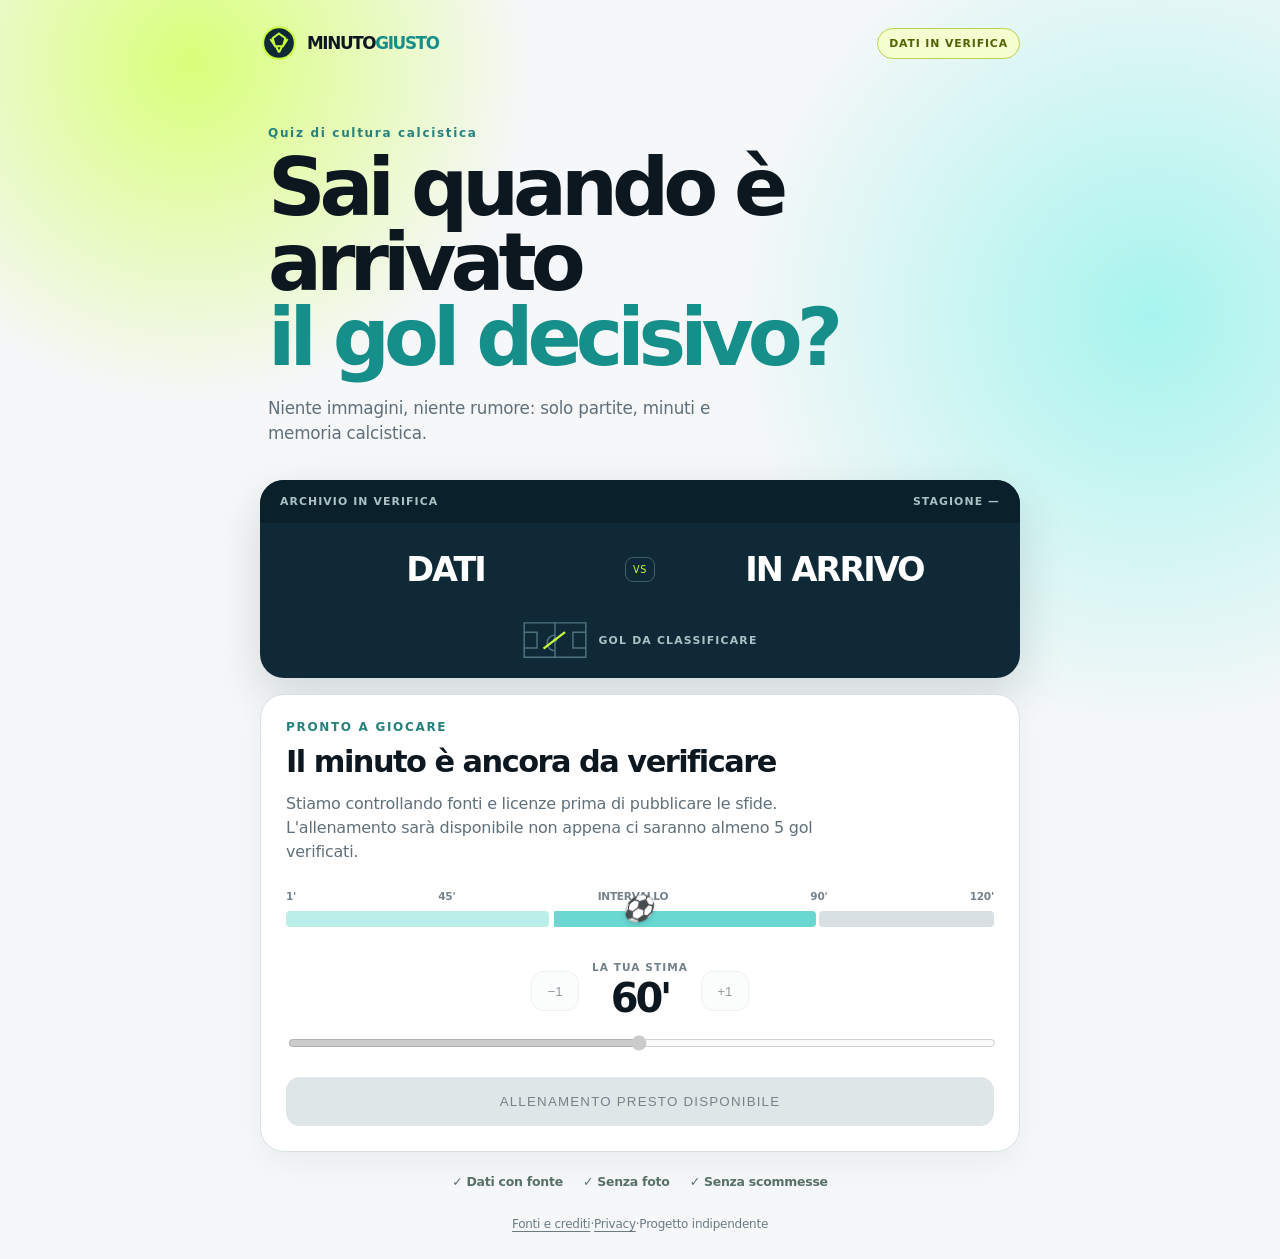
<file: index.html>
<!doctype html>
<html lang="it">
<head>
  <meta charset="utf-8">
  <meta name="viewport" content="width=device-width, initial-scale=1">
  <meta name="description" content="Quiz sul minuto dei gol: dati verificati, nessuna immagine protetta.">
  <title>Minuto Giusto — Quiz calcio</title>
  <link rel="stylesheet" href="style.css">
</head>
<body>
  <main class="app-shell">
    <header class="topbar">
      <a class="brand" href="/" aria-label="Minuto Giusto, pagina iniziale">
        <svg class="brand-ball" viewBox="0 0 48 48" aria-hidden="true"><circle cx="24" cy="24" r="20"/><path d="M24 12l8 6-3 10h-10l-3-10zM13 19l6 9m16-9-6 9m-9 0 4 8m4-8-4 8"/></svg>
        <span><b>MINUTO</b><em>GIUSTO</em></span>
      </a>
      <span id="data-status" class="status-pill">VERIFICA DATI</span>
    </header>
    <section class="hero" aria-labelledby="hero-title">
      <p class="kicker">Quiz di cultura calcistica</p>
      <h1 id="hero-title">Sai quando è arrivato<br><span>il gol decisivo?</span></h1>
      <p class="hero-copy">Niente immagini, niente rumore: solo partite, minuti e memoria calcistica.</p>
    </section>
    <section class="scoreboard" aria-label="Tabellone della partita">
      <div class="scoreboard-top"><span id="competition">ARCHIVIO IN VERIFICA</span><span id="season">STAGIONE —</span></div>
      <div class="teams"><strong id="home-team">DATI</strong><span class="versus">VS</span><strong id="away-team">IN ARRIVO</strong></div>
      <div class="goal-type"><svg viewBox="0 0 92 56" role="img" aria-label="Campo astratto"><path d="M3 4h86v48H3zM46 4v48M3 17h18v22H3m86-22H71v22h18M46 21a11 11 0 1 0 0 22"/><circle cx="46" cy="28" r="2"/><path class="shot" d="M30 40 60 17"/></svg><span id="goal-kind">GOL DA CLASSIFICARE</span></div>
    </section>
    <section class="round-card" aria-labelledby="round-title">
      <div class="round-heading"><p id="round-label">PRONTO A GIOCARE</p><h2 id="round-title">Il minuto è ancora da verificare</h2></div>
      <p id="game-message" class="game-message">Stiamo controllando fonti e licenze prima di pubblicare le sfide. L'allenamento sarà disponibile non appena ci saranno almeno 5 gol verificati.</p>
      <div class="timeline" aria-label="Linea del tempo della partita"><div class="timeline-labels"><span>1'</span><span>45'</span><span>INTERVALLO</span><span>90'</span><span>120'</span></div><div class="timeline-track"><span class="half first"></span><span class="half second"></span><span class="half extra"></span><i class="break break-one"></i><i class="break break-two"></i><i class="ball-marker" id="ball-marker" aria-hidden="true">⚽</i></div></div>
      <div class="minute-control"><button id="minus-minute" class="step-button" type="button" aria-label="Riduci di un minuto" disabled>−1</button><label for="minute-range"><span>LA TUA STIMA</span><output id="minute-output" for="minute-range">60'</output></label><button id="plus-minute" class="step-button" type="button" aria-label="Aumenta di un minuto" disabled>+1</button></div>
      <input id="minute-range" type="range" min="1" max="120" value="60" disabled aria-label="Minuto stimato">
      <button id="primary-action" class="primary-action" type="button" disabled>DATI IN VERIFICA</button>
    </section>
    <section class="trust-row" aria-label="Principi del sito"><span>✓ Dati con fonte</span><span>✓ Senza foto</span><span>✓ Senza scommesse</span></section>
  </main>
  <footer><a href="fonti-e-crediti.html">Fonti e crediti</a><span>·</span><a href="privacy.html">Privacy</a><span>·</span><span>Progetto indipendente</span></footer>
  <script src="data/goals.js"></script><script src="script.js"></script>
</body>
</html>
</file>
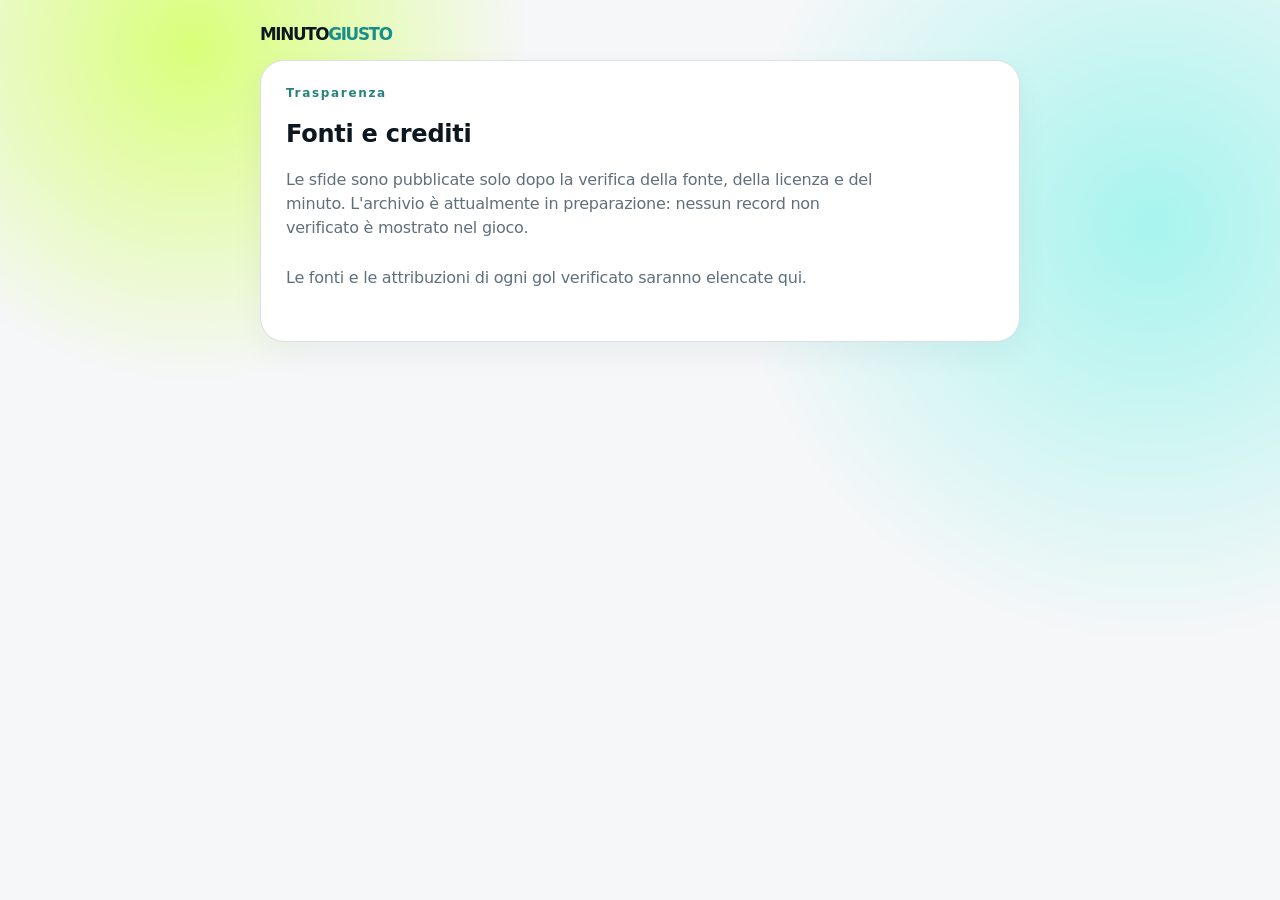
<file: fonti-e-crediti.html>
<!doctype html><html lang="it"><meta charset="utf-8"><meta name="viewport" content="width=device-width,initial-scale=1"><title>Fonti e crediti — Minuto Giusto</title><link rel="stylesheet" href="style.css"><main class="app-shell"><header class="topbar"><a class="brand" href="/"><span>MINUTO<em>GIUSTO</em></span></a></header><section class="round-card"><p class="kicker">Trasparenza</p><h1>Fonti e crediti</h1><p class="game-message">Le sfide sono pubblicate solo dopo la verifica della fonte, della licenza e del minuto. L'archivio è attualmente in preparazione: nessun record non verificato è mostrato nel gioco.</p><p class="game-message">Le fonti e le attribuzioni di ogni gol verificato saranno elencate qui.</p></section></main></html>
</file>
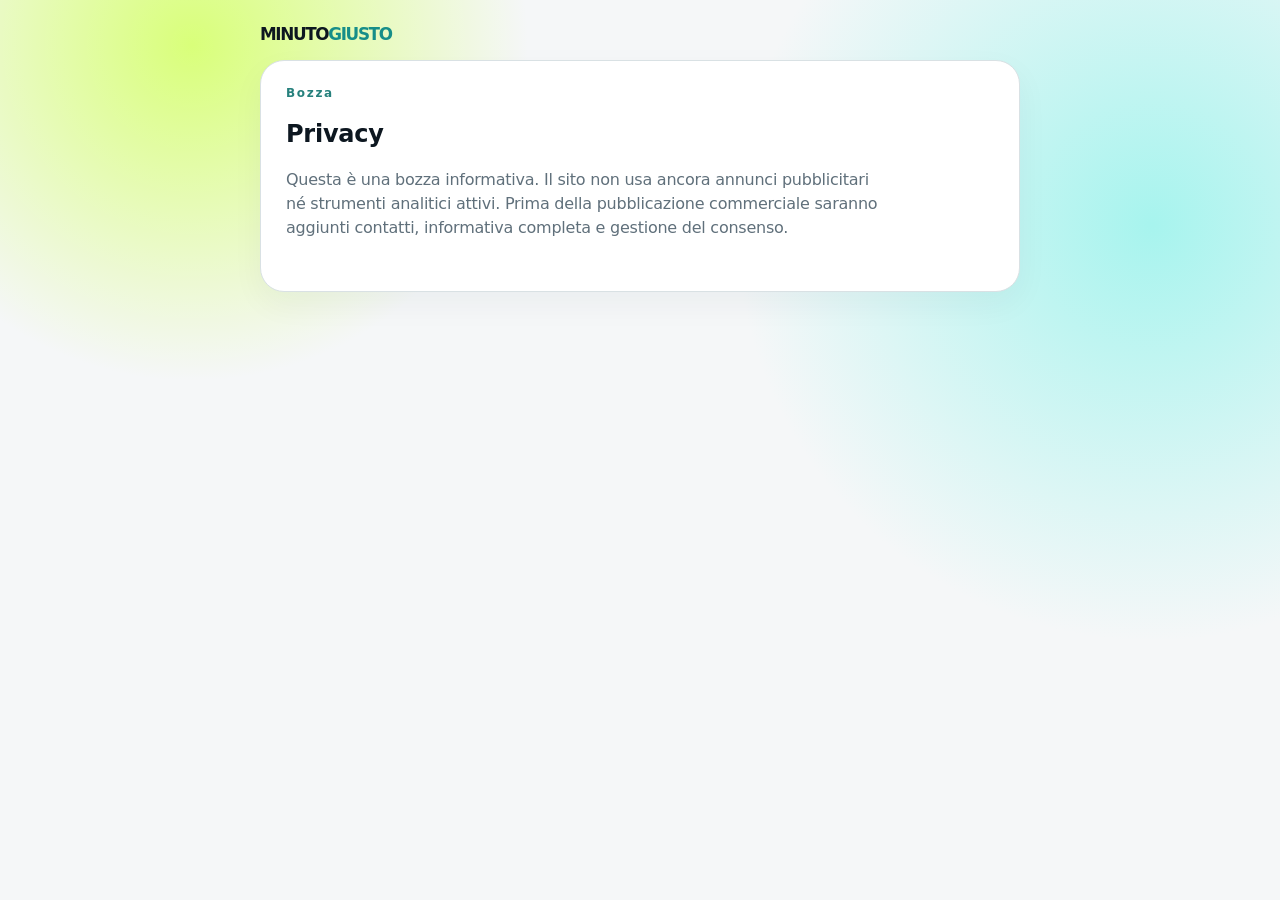
<file: privacy.html>
<!doctype html><html lang="it"><meta charset="utf-8"><meta name="viewport" content="width=device-width,initial-scale=1"><title>Privacy — Minuto Giusto</title><link rel="stylesheet" href="style.css"><main class="app-shell"><header class="topbar"><a class="brand" href="/"><span>MINUTO<em>GIUSTO</em></span></a></header><section class="round-card"><p class="kicker">Bozza</p><h1>Privacy</h1><p class="game-message">Questa è una bozza informativa. Il sito non usa ancora annunci pubblicitari né strumenti analitici attivi. Prima della pubblicazione commerciale saranno aggiunti contatti, informativa completa e gestione del consenso.</p></section></main></html>
</file>
<file: style.css>
:root{--ink:#0d1720;--paper:#f5f7f8;--card:#fff;--lime:#c9ff3d;--muted:#60707b;--line:#d9e1e4;--navy:#102936}*{box-sizing:border-box}body{min-height:100svh;margin:0;color:var(--ink);font-family:Inter,ui-sans-serif,system-ui,-apple-system,"Segoe UI",sans-serif;background:radial-gradient(circle at 15% 5%,#d9ff7a 0,transparent 21rem),radial-gradient(circle at 90% 25%,#a7f4ee 0,transparent 26rem),var(--paper);letter-spacing:-.015em}.app-shell{width:min(100% - 32px,760px);margin:0 auto;padding:24px 0 28px}.topbar{display:flex;align-items:center;justify-content:space-between}.brand{display:flex;align-items:center;gap:9px;color:var(--ink);font-size:1.05rem;font-weight:900;letter-spacing:-.08em;text-decoration:none}.brand em{font-style:normal;color:#168e89}.brand-ball{width:38px;height:38px;fill:var(--navy);stroke:var(--lime);stroke-width:2.5}.status-pill{padding:8px 11px;border:1px solid #bfd14e;border-radius:99px;background:#f4ffd0;color:#506405;font-size:.68rem;font-weight:850;letter-spacing:.08em}.hero{padding:64px 8px 34px}.kicker,.round-heading p{margin:0 0 10px;color:#27817d;font-size:.75rem;font-weight:900;letter-spacing:.14em}.hero h1{max-width:680px;margin:0;font-size:clamp(2.55rem,9vw,5rem);line-height:.94;letter-spacing:-.075em}.hero h1 span{color:#168e89}.hero-copy{max-width:470px;margin:20px 0 0;color:var(--muted);font-size:1.05rem;line-height:1.5}.scoreboard{overflow:hidden;background:var(--navy);border-radius:24px;box-shadow:0 18px 46px #15323a28;color:white}.scoreboard-top{display:flex;justify-content:space-between;padding:15px 20px;background:#0a202b;color:#a8c2c6;font-size:.68rem;font-weight:800;letter-spacing:.1em}.teams{display:grid;grid-template-columns:1fr auto 1fr;align-items:center;gap:14px;padding:27px 20px 17px;text-align:center;font-size:clamp(1.25rem,5vw,2.1rem);letter-spacing:-.06em}.versus{padding:6px 7px;border:1px solid #41606b;border-radius:8px;color:var(--lime);font-size:.6rem;letter-spacing:.07em}.goal-type{display:flex;align-items:center;justify-content:center;gap:10px;padding:14px 20px 18px;color:#a8c2c6;font-size:.68rem;font-weight:850;letter-spacing:.11em}.goal-type svg{width:66px;fill:none;stroke:#4f7480;stroke-width:2}.goal-type .shot{stroke:var(--lime);stroke-width:3}.round-card{margin-top:16px;padding:25px;border:1px solid var(--line);border-radius:24px;background:var(--card);box-shadow:0 12px 32px #1029360c}.round-heading h2{margin:0;font-size:clamp(1.35rem,5vw,1.9rem);letter-spacing:-.05em}.game-message{max-width:600px;margin:13px 0 26px;color:var(--muted);line-height:1.5}.timeline-labels{display:flex;justify-content:space-between;margin-bottom:9px;color:#74828a;font-size:.66rem;font-weight:800}.timeline-track{position:relative;display:grid;grid-template-columns:37.5fr 37.5fr 25fr;height:16px;gap:3px}.half{border-radius:4px}.first{background:#b9eee9}.second{background:#69d8d0}.extra{background:#d8e0e3}.break{position:absolute;z-index:2;top:-4px;height:24px;width:2px;background:white}.break-one{left:37.5%}.break-two{left:75%}.ball-marker{position:absolute;z-index:3;top:-15px;left:50%;font-size:25px;line-height:1;transform:translateX(-50%);filter:drop-shadow(0 2px 2px #10293633)}.minute-control{display:flex;align-items:center;justify-content:center;gap:13px;margin:34px 0 12px}.minute-control label{text-align:center}.minute-control label span{display:block;color:#718089;font-size:.66rem;font-weight:850;letter-spacing:.1em}.minute-control output{display:block;margin-top:2px;font-size:2.5rem;font-weight:900;letter-spacing:-.08em}.step-button{width:48px;height:40px;border:1px solid var(--line);border-radius:12px;background:#f7f9fa;color:var(--navy);font:800 1rem inherit}.step-button:disabled{opacity:.45}input[type=range]{width:100%;accent-color:#168e89}.primary-action{width:100%;margin-top:22px;padding:17px;border:0;border-radius:14px;background:#dfe6e8;color:#76828a;font:900 .82rem inherit;letter-spacing:.09em}.trust-row{display:flex;justify-content:center;flex-wrap:wrap;gap:8px 20px;padding:22px 5px 0;color:#587068;font-size:.78rem;font-weight:750}footer{padding:0 16px 28px;text-align:center;color:#6c7b82;font-size:.75rem}footer a{color:inherit;text-underline-offset:3px}@media(max-width:480px){.app-shell{width:min(100% - 22px,760px);padding-top:16px}.hero{padding-top:47px}.scoreboard-top{font-size:.58rem}.teams{gap:8px;padding-inline:12px}.round-card{padding:19px}.trust-row{gap:7px 13px}}
</file>
